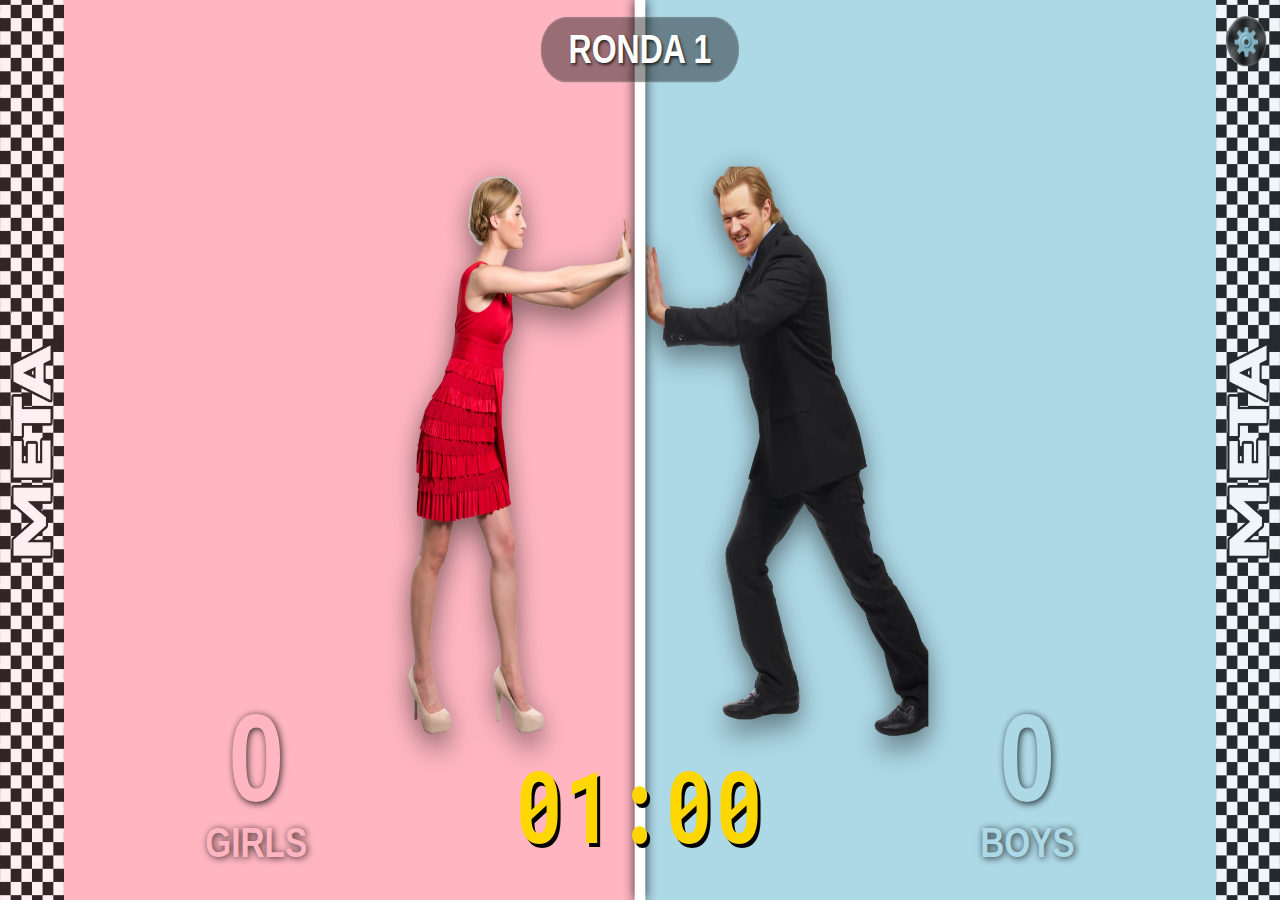
<file: pushPull/index.html>
<!DOCTYPE html>
<html lang="en">
<head>
    <meta charset="UTF-8">
    <meta name="viewport" content="width=device-width, initial-scale=1.0">
    <title>PushPullGame</title>
    <link rel="stylesheet" href="style.css">
    
    <link href="https://fonts.googleapis.com/css2?family=Roboto+Mono:wght@700&family=Fira+Code:wght@700&family=JetBrains+Mono:wght@800&family=Press+Start+2P&family=Orbitron:wght@900&family=VT323&family=Share+Tech+Mono&family=Black+Ops+One&family=Audiowide&family=Bangers&family=Permanent+Marker&display=swap" rel="stylesheet">
</head>
<body>
    
    <div id="game-scaler">

        <div id="settingsBtn">⚙️</div>

        <div id="settingsPanel">
            <h3 data-i18n="config_title">CONFIGURACIÓN</h3>
            
            <div class="setting-group">
                <h4 data-i18n="general">General</h4>
                <div class="setting-row">
                    <label data-i18n="language">Idioma</label>
                    <select id="cfgLanguage">
                        <option value="es">Español</option>
                        <option value="en">English</option>
                        <option value="it">Italiano</option>
                        <option value="pt">Português</option>
                    </select>
                </div>
                
                <div class="setting-row">
                    <label data-i18n="font_style">Fuente Timer</label>
                    <select id="cfgFont">
                        <option value="'Roboto Mono', monospace">Roboto Mono</option>
                        <option value="'Fira Code', monospace">Fira Code</option>
                        <option value="'JetBrains Mono', monospace">JetBrains</option>
                        <option value="'Press Start 2P', cursive">Pixel Art</option>
                        <option value="'Orbitron', sans-serif">Sci-Fi (Orbitron)</option>
                        <option value="'VT323', monospace">Retro Terminal</option>
                        <option value="'Share Tech Mono', monospace">Tech Data</option>
                        <option value="'Black Ops One', system-ui">Military Stencil</option>
                        <option value="'Audiowide', sans-serif">Futuristic Wide</option>
                        <option value="'Bangers', system-ui">Comic Book</option>
                        <option value="'Permanent Marker', cursive">Marker Hand</option>
                    </select>
                </div>

                <div class="setting-row">
                    <label data-i18n="edit_mode">Modo Edición</label>
                    <input type="checkbox" id="cfgEditMode">
                </div>
                <div class="setting-row">
                    <label data-i18n="dynamic_size">Tamaño Dinámico</label>
                    <input type="checkbox" id="cfgDynamicSizing">
                </div>
                <div class="setting-row">
                    <label data-i18n="scale_mode">Ajuste Pantalla</label>
                    <select id="cfgScaleMode">
                        <option value="fit">Fit (Barras)</option>
                        <option value="stretch">Stretch (Estirar)</option>
                    </select>
                </div>

                <div class="setting-row" style="background: rgba(255, 215, 0, 0.1); border: 1px solid #ffd700; padding: 5px; border-radius: 5px;">
                    <label data-i18n="points_to_win" style="color: #ffd700; font-weight: bold;">Puntos para Ganar</label>
                    <input type="number" id="cfgPointsToWin" min="1" max="1000" style="width: 80px; font-weight: bold; color: #ffd700;">
                </div>
            </div>

            <div class="setting-group">
                <h4 data-i18n="team_left">Equipo Izquierda</h4>
                <div class="setting-row"><label>Color Fondo</label> <input type="color" id="cfgBgGirl"></div>
                
                <div class="setting-row"><label data-i18n="name">Nombre</label> <input type="text" id="cfgNameGirl"></div>
                <div class="setting-row"><label data-i18n="color_text">Color Texto</label> <input type="color" id="cfgColorGirlText"></div>
                <div class="setting-row"><label data-i18n="size_name">Tam. Nombre</label> <input type="number" id="cfgSizeGirlName"></div>
                <div class="setting-row"><label data-i18n="size_score">Tam. Puntaje</label> <input type="number" id="cfgSizeGirlScore"></div>
                <div class="setting-row"><label data-i18n="scale_img">Escala Img</label> <input type="range" min="0.5" max="3.0" step="0.1" id="cfgScaleGirl"></div>
                <div class="setting-row"><label data-i18n="flip">Voltear</label> <input type="checkbox" id="cfgFlipGirl"></div>
            </div>

            <div class="setting-group">
                <h4 data-i18n="team_right">Equipo Derecha</h4>
                <div class="setting-row"><label>Color Fondo</label> <input type="color" id="cfgBgBoy"></div>
                
                <div class="setting-row"><label data-i18n="name">Nombre</label> <input type="text" id="cfgNameBoy"></div>
                <div class="setting-row"><label data-i18n="color_text">Color Texto</label> <input type="color" id="cfgColorBoyText"></div>
                <div class="setting-row"><label data-i18n="size_name">Tam. Nombre</label> <input type="number" id="cfgSizeBoyName"></div>
                <div class="setting-row"><label data-i18n="size_score">Tam. Puntaje</label> <input type="number" id="cfgSizeBoyScore"></div>
                <div class="setting-row"><label data-i18n="scale_img">Escala Img</label> <input type="range" min="0.5" max="3.0" step="0.1" id="cfgScaleBoy"></div>
                <div class="setting-row"><label data-i18n="flip">Voltear</label> <input type="checkbox" id="cfgFlipBoy"></div>
            </div>

            <div class="setting-group">
                <h4 data-i18n="timer">Temporizador</h4>
                <div class="setting-row"><label data-i18n="initial_time">Tiempo Inicial (s)</label> <input type="number" id="cfgInitialTime"></div>
                <div class="setting-row"><label data-i18n="color">Color</label> <input type="color" id="cfgColorTimer"></div>
                <div class="setting-row"><label data-i18n="size">Tamaño</label> <input type="number" id="cfgSizeTimer"></div>
                <div class="setting-row"><label data-i18n="pos_y">Posición Y</label> <input type="range" min="0" max="90" id="cfgPosTimer"></div>
            </div>

            <div class="setting-group">
                <h4>Snipe Mode</h4>
                <div class="setting-row"><label data-i18n="activate">Activar</label> <input type="checkbox" id="cfgSnipeActive"></div>
                <div class="setting-row"><label data-i18n="extra_sec">Segundos Extra</label> <input type="number" id="cfgSnipeSeconds"></div>
                <div class="setting-row"><label data-i18n="alert_color">Color Alerta</label> <input type="color" id="cfgSnipeColor"></div>
            </div>

            <div style="margin-top: 30px; display: flex; flex-direction: column; gap: 10px;">
                <button id="closeSettings" data-i18n="save_close">GUARDAR Y CERRAR</button>
                <button id="resetDefaults" class="danger-btn" data-i18n="reset_factory">⚠️ RESTAURAR</button>
            </div>
        </div>

        <div id="winModal">
            <div class="modal-backdrop"></div>
            <div class="modal-content-gaming">
                <div class="modal-glow"></div>
                <h2 id="winnerText">GANADOR</h2>
                <div id="winnerSubtext">Reiniciando ronda...</div>
            </div>
        </div>

        <div id="gameContainer">
            <div class="left-side" id="bgLeft"></div>
            <div class="right-side" id="bgRight"></div>
            <div class="meta-zone left-meta"></div>
            <div class="meta-zone right-meta"></div>

            <div class="top-ui">
                <div id="roundDisplay">ROUND 1</div>
            </div>

            <img src="images/girl.avif" alt="Girl" class="character" id="girl">
            <div class="divider"></div>
            <img src="images/boy.avif" alt="Boy" class="character" id="boy">

            <div class="timer-container" id="timerContainer">
                <div id="timerDisplay">00:00</div>
            </div>

            <div class="score-wrapper">
                <div class="score-box girl-box">
                    <span id="girlScoreVal" class="big-score">0</span>
                    <span id="girlNameDisplay" class="score-name">GIRLS</span>
                </div>
                <div class="score-box boy-box">
                    <span id="boyScoreVal" class="big-score">0</span>
                    <span id="boyNameDisplay" class="score-name">BOYS</span>
                </div>
            </div>
        </div>

    </div> 
    <script src="script.js"></script>
</body>
</html>
</file>
<file: pushPull/style.css>
@import url('https://fonts.googleapis.com/css2?family=Fira+Code:wght@700&family=JetBrains+Mono:wght@800&family=Orbitron:wght@900&family=Press+Start+2P&family=Roboto+Mono:wght@700&family=VT323&family=Share+Tech+Mono&family=Black+Ops+One&family=Audiowide&family=Bangers&family=Permanent+Marker&display=swap');

/* =========================================
   RESET Y ESTRUCTURA BASE
   ========================================= */
* {
    margin: 0;
    padding: 0;
    box-sizing: border-box;
    user-select: none;
}

body, html {
    width: 100%;
    height: 100%;
    overflow: hidden; /* IMPORTANTE: Evita scrollbars */
    background-color: #000; /* Fondo negro (Letterbox) */
    font-family: 'Segoe UI', Tahoma, Geneva, Verdana, sans-serif;
    
    /* CENTRADO PERFECTO DEL JUEGO */
    display: flex;
    justify-content: center;
    align-items: center;
}

/* =========================================
   SCALER 1920x1080 (SOLUCIÓN DEFINITIVA)
   ========================================= */
#game-scaler {
    position: absolute;
    width: 1920px;
    height: 1080px;
    
    /* Centrado Absoluto Perfecto */
    top: 50%;
    left: 50%;
    transform-origin: center center;
    
    background-color: #333;
    box-shadow: 0 0 100px rgba(0,0,0,0.8); /* Sombra para separar del fondo negro */
    overflow: hidden;
}

#gameContainer {
    width: 100%;
    height: 100%;
    position: relative;
}

/* =========================================
   ELEMENTOS DEL JUEGO
   ========================================= */
.left-side, .right-side {
    position: absolute; top: 0; bottom: 0;
    transition: width 0.1s linear, background-color 0.3s;
}
/* Colores por defecto (JS los sobrescribirá si hay config guardada) */
.left-side { left: 0; width: 50%; background-color: #ffb6c1; }
.right-side { right: 0; width: 50%; background-color: #add8e6; }

.meta-zone {
    position: absolute; top: 0; bottom: 0; width: 5%; z-index: 1;
    background-image: url('images/meta.avif'); 
    background-size: contain; background-repeat: repeat-y; opacity: 0.8;
}
.left-meta { left: 0; background-position: left center; }
.right-meta { right: 0; background-position: right center; }

.divider {
    position: absolute; top: 0; bottom: 0; width: 16px;
    background-color: white; left: 50%; transform: translateX(-50%); z-index: 10;
    box-shadow: 0 0 15px rgba(0,0,0,0.8);
}

/* Personajes */
.character {
    position: absolute; bottom: 15%; height: 250px; width: auto;
    transition: transform 0.1s linear; z-index: 5;
    filter: drop-shadow(0 4px 6px rgba(0,0,0,0.5));
    -webkit-user-drag: none; pointer-events: auto; transform-origin: bottom center;
}
#girl { right: 50%; margin-right: 25px; }
#boy { left: 50%; margin-left: 25px; transform: scaleX(-1); }

.editable {
    cursor: grab; outline: 3px dashed #ffd700;
    background-color: rgba(255, 255, 0, 0.15); border-radius: 10px;
}
.editable:active { cursor: grabbing; outline: 3px solid #00ff00; }

/* =========================================
   INTERFAZ (UI)
   ========================================= */
.top-ui {
    position: absolute; top: 20px; left: 50%; transform: translateX(-50%); z-index: 20;
}
#roundDisplay {
    font-size: 3rem; font-weight: 900; color: white;
    text-shadow: 2px 2px 4px rgba(0,0,0,0.7);
    background: rgba(0,0,0,0.4); padding: 10px 40px; border-radius: 50px;
    border: 2px solid rgba(255,255,255,0.1);
}

.timer-container {
    position: absolute; bottom: 25%; left: 50%; transform: translateX(-50%);
    z-index: 20; text-align: center; width: auto; pointer-events: none;
}
#timerDisplay {
    font-family: 'Roboto Mono', monospace; /* Default, JS lo cambia */
    font-variant-numeric: tabular-nums; /* IMPORTANTE: Evita que baile */
    font-size: 6rem; font-weight: 900; color: #ffd700;
    text-shadow: 4px 4px 0 #000; letter-spacing: 3px; line-height: 1;
    white-space: nowrap;
}

.score-wrapper {
    position: absolute; top: 0; left: 0; width: 100%; height: 100%;
    pointer-events: none; z-index: 25;
}
.score-box {
    position: absolute; bottom: 20px;
    display: flex; flex-direction: column; align-items: center;
    text-shadow: 2px 2px 10px rgba(0,0,0,0.8); pointer-events: auto; padding: 20px;
}
.girl-box { left: 5%; }
.boy-box { right: 5%; }

.big-score { font-size: 8rem; font-weight: 900; line-height: 0.9; color: white; }
.score-name { font-size: 2.5rem; font-weight: bold; text-transform: uppercase; color: #eee; margin-top: 5px; }

/* =========================================
   MENÚ CONFIGURACIÓN
   ========================================= */
#settingsBtn {
    position: fixed; top: 20px; right: 20px; font-size: 2rem; cursor: pointer;
    z-index: 2000; color: white; background: rgba(0,0,0,0.6);
    width: 60px; height: 60px; border-radius: 50%;
    display: flex; justify-content: center; align-items: center;
    backdrop-filter: blur(5px); border: 2px solid rgba(255,255,255,0.2);
    transition: all 0.3s ease;
}
#settingsBtn:hover { transform: rotate(90deg) scale(1.1); background: rgba(0,0,0,0.9); border-color: #ffd700; }

#settingsPanel {
    display: none; position: fixed; top: 0; right: 0;
    width: 400px; height: 100%; background: rgba(15, 15, 15, 0.98);
    z-index: 1999; padding: 30px; overflow-y: auto;
    border-left: 2px solid #333; box-shadow: -10px 0 50px rgba(0,0,0,1);
}

#settingsPanel h3 {
    color: #ffd700; margin-bottom: 25px; text-align: center;
    font-size: 1.8rem; letter-spacing: 2px; border-bottom: 2px solid #333; padding-bottom: 15px;
}

.setting-group { margin-bottom: 30px; background: rgba(255,255,255,0.03); padding: 15px; border-radius: 10px; }
.setting-group h4 { color: #888; margin-bottom: 15px; font-size: 0.85rem; text-transform: uppercase; letter-spacing: 1.5px; }
.setting-row { display: flex; justify-content: space-between; align-items: center; margin-bottom: 12px; font-size: 1rem; color: #ddd; }

/* Inputs Modernos */
input[type="text"], input[type="number"], select {
    background: #222; border: 1px solid #444; color: white;
    padding: 8px; border-radius: 5px; width: 140px; text-align: center;
    font-size: 0.9rem; font-family: inherit;
}
input[type="text"]:focus, input[type="number"]:focus, select:focus { border-color: #ffd700; outline: none; background: #333; }

/* MEJORA VISUAL PARA INPUTS DE COLOR */
input[type="color"] {
    width: 50px; height: 35px; 
    border: 1px solid #444; padding: 0; background: #222; 
    border-radius: 5px; cursor: pointer;
}

input[type="range"] { width: 120px; accent-color: #ffd700; }
input[type="checkbox"] { width: 20px; height: 20px; accent-color: #2e7d32; cursor: pointer; }

/* Botones */
#closeSettings {
    width: 100%; padding: 15px; margin-top: 10px;
    background: #2e7d32; color: white; border: none; border-radius: 8px;
    font-weight: bold; font-size: 1.1rem; cursor: pointer;
    text-transform: uppercase; letter-spacing: 1px; transition: transform 0.2s;
}
#closeSettings:hover { background: #1b5e20; transform: scale(1.02); }

#resetDefaults {
    width: 100%; padding: 15px; margin-top: 15px;
    background: #c62828; color: white; border: none; border-radius: 8px;
    font-weight: bold; font-size: 0.9rem; cursor: pointer;
    text-transform: uppercase; letter-spacing: 1px; transition: transform 0.2s;
    border: 1px solid #ff5252;
}
#resetDefaults:hover { background: #b71c1c; transform: scale(1.02); }

/* Scrollbar Panel */
#settingsPanel::-webkit-scrollbar { width: 6px; }
#settingsPanel::-webkit-scrollbar-track { background: #111; }
#settingsPanel::-webkit-scrollbar-thumb { background: #444; border-radius: 3px; }

/* =========================================
   MODAL GAMING STYLE
   ========================================= */
#winModal {
    display: none; position: fixed; top: 0; left: 0; width: 100%; height: 100%; z-index: 3000;
    justify-content: center; align-items: center;
}
.modal-backdrop {
    position: absolute; top: 0; left: 0; width: 100%; height: 100%;
    background: rgba(0,0,0,0.8); backdrop-filter: blur(8px);
}
.modal-content-gaming {
    position: relative; z-index: 3001;
    background: linear-gradient(145deg, #1a1a1a, #000000);
    padding: 60px 100px; border-radius: 15px; text-align: center;
    border: 2px solid rgba(255, 255, 255, 0.1);
    box-shadow: 0 0 50px rgba(0,0,0,0.8), 0 0 150px rgba(255, 215, 0, 0.2);
    transform: scale(0.8); opacity: 0;
    animation: popIn 0.4s cubic-bezier(0.175, 0.885, 0.32, 1.275) forwards;
}
.modal-glow {
    position: absolute; top: -2px; left: -2px; right: -2px; bottom: -2px;
    border-radius: 15px; z-index: -1;
    background: linear-gradient(45deg, #ffd700, #ff00ff, #00ffff, #ffd700);
    background-size: 400%; animation: glowing 20s linear infinite; opacity: 0.5;
}
#winnerText {
    font-size: 6rem; font-weight: 900; margin-bottom: 10px; text-transform: uppercase;
    color: white; -webkit-text-stroke: 2px black; text-shadow: 0 5px 15px rgba(0,0,0,0.5);
}
#winnerSubtext { font-size: 1.5rem; color: #aaa; letter-spacing: 2px; text-transform: uppercase; }

@keyframes popIn { 100% { transform: scale(1); opacity: 1; } }
@keyframes glowing { 0% { background-position: 0 0; } 50% { background-position: 400% 0; } 100% { background-position: 0 0; } }

.user-bubble {
    position: absolute;
    display: flex;
    flex-direction: column;
    align-items: center;
    justify-content: center;
    pointer-events: none; /* Para que no interfiera con clicks */
    z-index: 100; /* Por encima de todo */
    animation: floatUpBubble 3s ease-out forwards;
    will-change: transform, opacity;
}

/* Imagen (Avatar) */
.user-bubble img {
    width: 100%;
    height: 100%;
    border-radius: 50%;
    object-fit: cover;
    border-style: solid;
    /* El ancho del borde y color se definen en JS */
    background: #000; /* Fondo negro por si la imagen es transparente */
    box-shadow: 0 4px 10px rgba(0,0,0,0.5);
}

/* Nombre del usuario */
.user-bubble span {
    margin-top: 4px;
    font-family: 'Roboto Mono', monospace; /* O la fuente que uses */
    font-weight: bold;
    font-size: 14px;
    color: white;
    text-shadow: 1px 1px 2px black;
    background: rgba(0,0,0,0.4);
    padding: 2px 6px;
    border-radius: 4px;
    white-space: nowrap;
}

/* Animación: Sube, oscila un poco y desaparece */
@keyframes floatUpBubble {
    0% {
        opacity: 0;
        transform: translateY(20px) scale(0.5);
    }
    10% {
        opacity: 1;
        transform: translateY(0) scale(1.1);
    }
    20% {
        transform: translateY(-10px) scale(1.0);
    }
    100% {
        opacity: 0;
        transform: translateY(-250px) scale(0.9); /* Ajusta -250px para que suba más o menos */
    }
}
</file>
